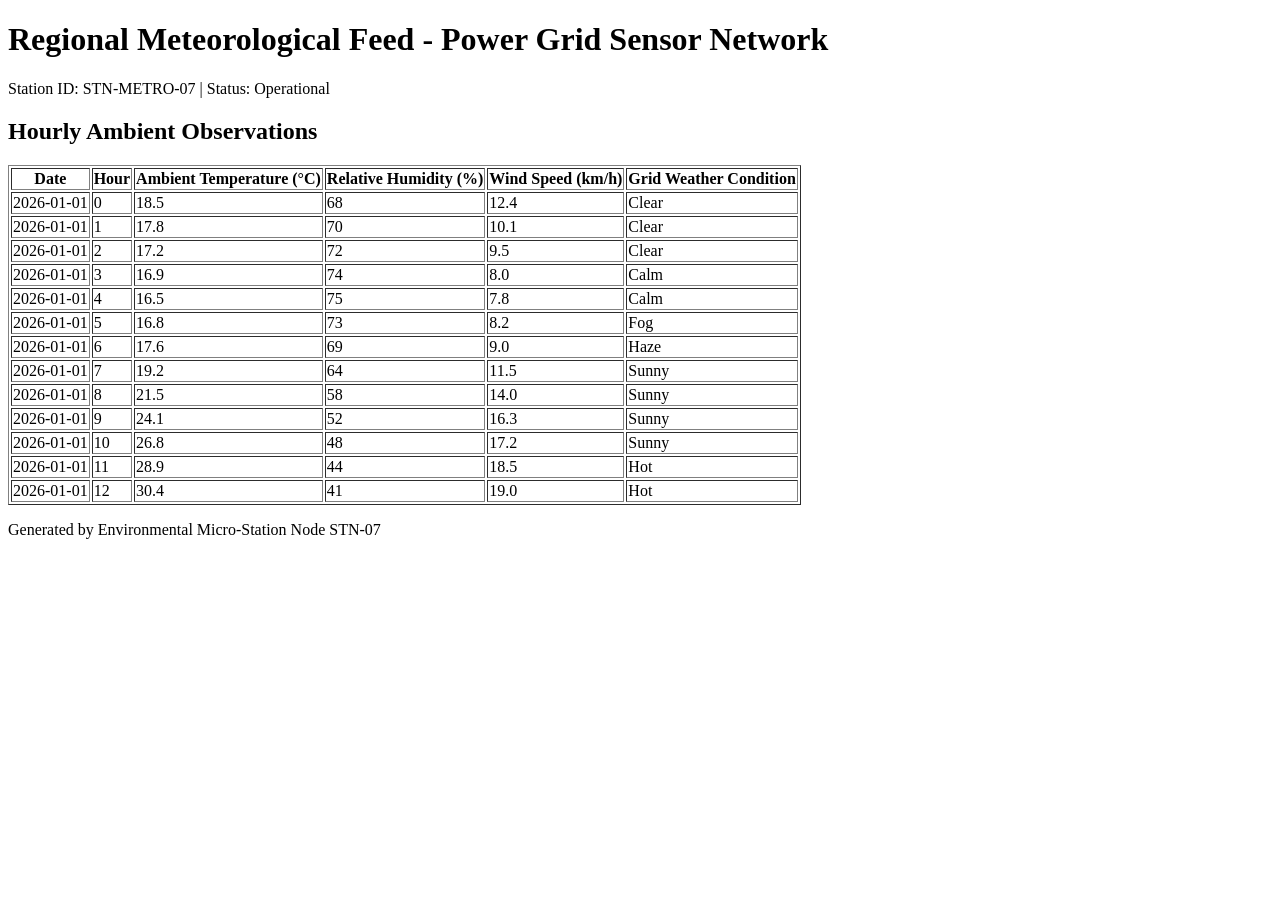
<file: data/sample_weather.html>
<!DOCTYPE html>
<html lang="en">
<head>
    <meta charset="UTF-8">
    <title>Regional Weather Station Station 07 - Feed</title>
</head>
<body>
    <header>
        <h1>Regional Meteorological Feed - Power Grid Sensor Network</h1>
        <p>Station ID: STN-METRO-07 | Status: Operational</p>
    </header>

    <main>
        <section id="weather-summary">
            <h2>Hourly Ambient Observations</h2>
            <table class="weather-table" border="1">
                <thead>
                    <tr>
                        <th>Date</th>
                        <th>Hour</th>
                        <th>Ambient Temperature (°C)</th>
                        <th>Relative Humidity (%)</th>
                        <th>Wind Speed (km/h)</th>
                        <th>Grid Weather Condition</th>
                    </tr>
                </thead>
                <tbody>
                    <tr class="observation-row">
                        <td class="obs-date">2026-01-01</td>
                        <td class="obs-hour">0</td>
                        <td class="obs-temp">18.5</td>
                        <td class="obs-humidity">68</td>
                        <td class="obs-wind">12.4</td>
                        <td class="obs-condition">Clear</td>
                    </tr>
                    <tr class="observation-row">
                        <td class="obs-date">2026-01-01</td>
                        <td class="obs-hour">1</td>
                        <td class="obs-temp">17.8</td>
                        <td class="obs-humidity">70</td>
                        <td class="obs-wind">10.1</td>
                        <td class="obs-condition">Clear</td>
                    </tr>
                    <tr class="observation-row">
                        <td class="obs-date">2026-01-01</td>
                        <td class="obs-hour">2</td>
                        <td class="obs-temp">17.2</td>
                        <td class="obs-humidity">72</td>
                        <td class="obs-wind">9.5</td>
                        <td class="obs-condition">Clear</td>
                    </tr>
                    <tr class="observation-row">
                        <td class="obs-date">2026-01-01</td>
                        <td class="obs-hour">3</td>
                        <td class="obs-temp">16.9</td>
                        <td class="obs-humidity">74</td>
                        <td class="obs-wind">8.0</td>
                        <td class="obs-condition">Calm</td>
                    </tr>
                    <tr class="observation-row">
                        <td class="obs-date">2026-01-01</td>
                        <td class="obs-hour">4</td>
                        <td class="obs-temp">16.5</td>
                        <td class="obs-humidity">75</td>
                        <td class="obs-wind">7.8</td>
                        <td class="obs-condition">Calm</td>
                    </tr>
                    <tr class="observation-row">
                        <td class="obs-date">2026-01-01</td>
                        <td class="obs-hour">5</td>
                        <td class="obs-temp">16.8</td>
                        <td class="obs-humidity">73</td>
                        <td class="obs-wind">8.2</td>
                        <td class="obs-condition">Fog</td>
                    </tr>
                    <tr class="observation-row">
                        <td class="obs-date">2026-01-01</td>
                        <td class="obs-hour">6</td>
                        <td class="obs-temp">17.6</td>
                        <td class="obs-humidity">69</td>
                        <td class="obs-wind">9.0</td>
                        <td class="obs-condition">Haze</td>
                    </tr>
                    <tr class="observation-row">
                        <td class="obs-date">2026-01-01</td>
                        <td class="obs-hour">7</td>
                        <td class="obs-temp">19.2</td>
                        <td class="obs-humidity">64</td>
                        <td class="obs-wind">11.5</td>
                        <td class="obs-condition">Sunny</td>
                    </tr>
                    <tr class="observation-row">
                        <td class="obs-date">2026-01-01</td>
                        <td class="obs-hour">8</td>
                        <td class="obs-temp">21.5</td>
                        <td class="obs-humidity">58</td>
                        <td class="obs-wind">14.0</td>
                        <td class="obs-condition">Sunny</td>
                    </tr>
                    <tr class="observation-row">
                        <td class="obs-date">2026-01-01</td>
                        <td class="obs-hour">9</td>
                        <td class="obs-temp">24.1</td>
                        <td class="obs-humidity">52</td>
                        <td class="obs-wind">16.3</td>
                        <td class="obs-condition">Sunny</td>
                    </tr>
                    <tr class="observation-row">
                        <td class="obs-date">2026-01-01</td>
                        <td class="obs-hour">10</td>
                        <td class="obs-temp">26.8</td>
                        <td class="obs-humidity">48</td>
                        <td class="obs-wind">17.2</td>
                        <td class="obs-condition">Sunny</td>
                    </tr>
                    <tr class="observation-row">
                        <td class="obs-date">2026-01-01</td>
                        <td class="obs-hour">11</td>
                        <td class="obs-temp">28.9</td>
                        <td class="obs-humidity">44</td>
                        <td class="obs-wind">18.5</td>
                        <td class="obs-condition">Hot</td>
                    </tr>
                    <tr class="observation-row">
                        <td class="obs-date">2026-01-01</td>
                        <td class="obs-hour">12</td>
                        <td class="obs-temp">30.4</td>
                        <td class="obs-humidity">41</td>
                        <td class="obs-wind">19.0</td>
                        <td class="obs-condition">Hot</td>
                    </tr>
                </tbody>
            </table>
        </section>
    </main>
    <footer>
        <p>Generated by Environmental Micro-Station Node STN-07</p>
    </footer>
</body>
</html>
</file>
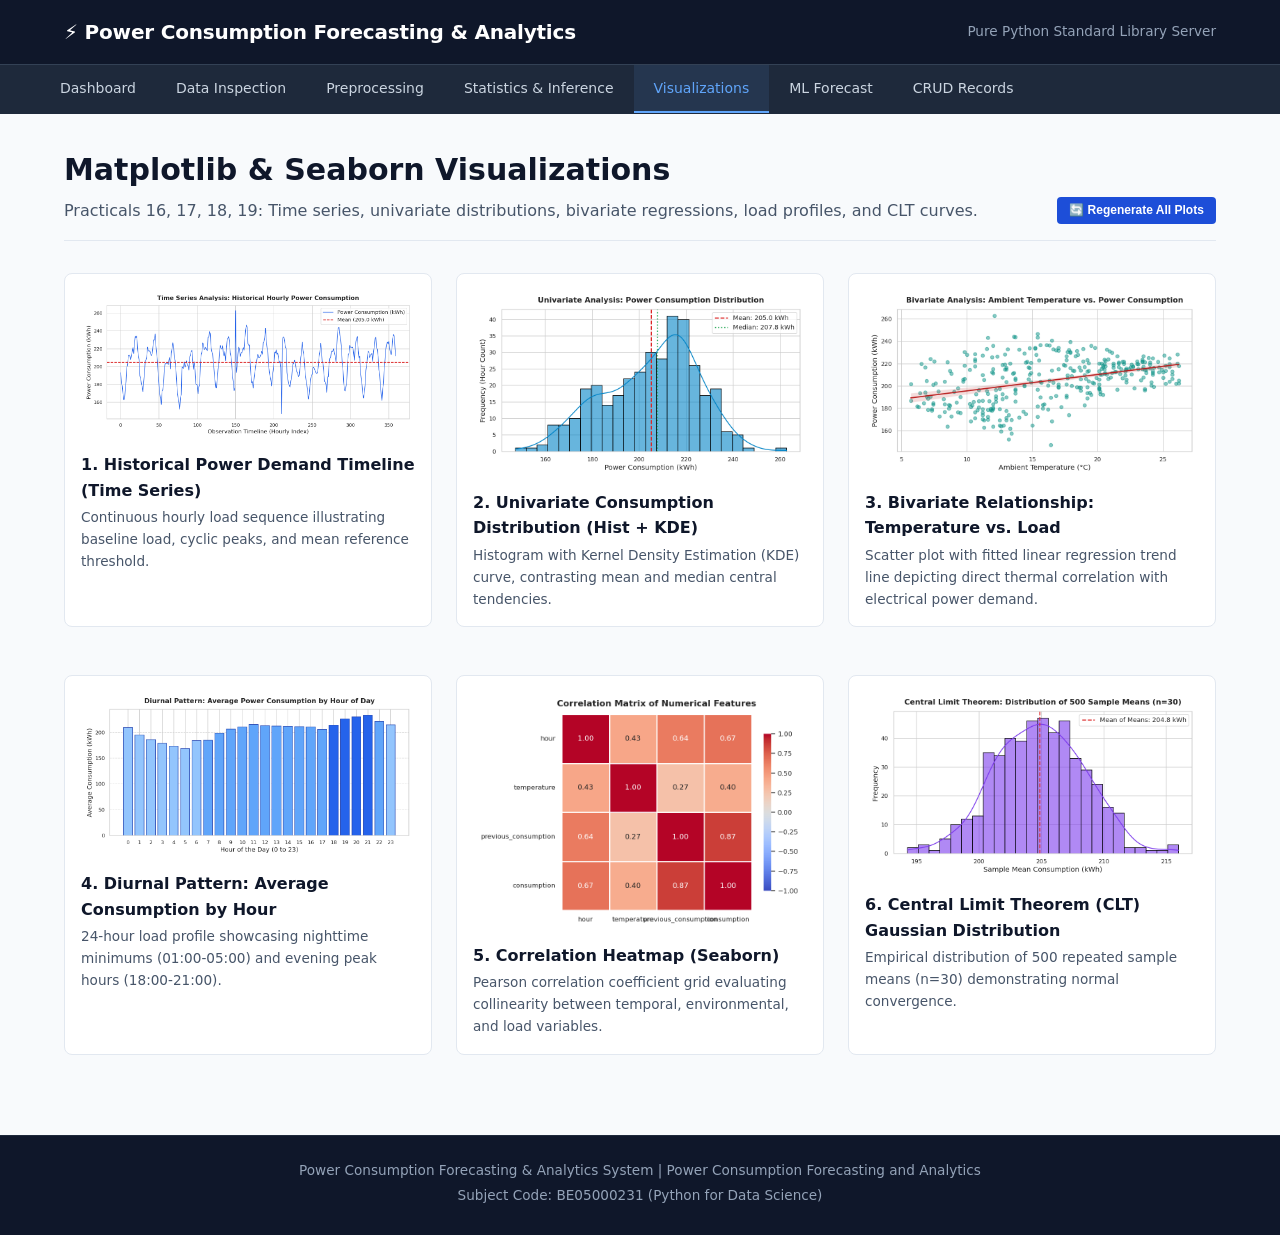
<file: templates/visualizations.html>
<!DOCTYPE html>
<html lang="en">
<head>
    <meta charset="UTF-8">
    <meta name="viewport" content="width=device-width, initial-scale=1.0">
    <title>Visualizations - Power Analytics</title>
    <link rel="stylesheet" href="/static/style.css">
</head>
<body>
    <header class="app-header">
        <div class="header-top">
            <a href="/" class="brand-title">
                ⚡ Power Consumption Forecasting & Analytics
            </a>
            <div style="font-size: 0.85rem; color: #94a3b8;">
                Pure Python Standard Library Server
            </div>
        </div>
        <nav class="main-nav">
            <div class="nav-container">
                <a href="/" class="nav-link">Dashboard</a>
                <a href="/data" class="nav-link">Data Inspection</a>
                <a href="/preprocessing" class="nav-link">Preprocessing</a>
                <a href="/statistics" class="nav-link">Statistics & Inference</a>
                <a href="/visualizations" class="nav-link active">Visualizations</a>
                <a href="/forecast" class="nav-link">ML Forecast</a>
                <a href="/records" class="nav-link">CRUD Records</a>
            </div>
        </nav>
    </header>

    <main class="main-content">
        <div class="page-header" style="display: flex; justify-content: space-between; align-items: flex-end; flex-wrap: wrap; gap: 1rem;">
            <div>
                <h1>Matplotlib & Seaborn Visualizations</h1>
                <p>Practicals 16, 17, 18, 19: Time series, univariate distributions, bivariate regressions, load profiles, and CLT curves.</p>
            </div>
            <button class="btn btn-primary btn-sm" id="btn-regen" onclick="regeneratePlots()">
                🔄 Regenerate All Plots
            </button>
        </div>

        <div id="regen-alert" class="alert alert-info" style="display: none;"></div>

        <!-- 2-column Grid of Plots -->
        <div class="grid-2">
            <!-- 1. Time Series Plot -->
            <div class="plot-container">
                <img id="img-p1" src="/static/plots/consumption_time_series.png" alt="Consumption Time Series" onerror="this.src='/static/plots/placeholder.png';">
                <div class="plot-meta">
                    <h3>1. Historical Power Demand Timeline (Time Series)</h3>
                    <p>Continuous hourly load sequence illustrating baseline load, cyclic peaks, and mean reference threshold.</p>
                </div>
            </div>

            <!-- 2. Univariate Distribution -->
            <div class="plot-container">
                <img id="img-p2" src="/static/plots/consumption_distribution.png" alt="Consumption Distribution" onerror="this.src='/static/plots/placeholder.png';">
                <div class="plot-meta">
                    <h3>2. Univariate Consumption Distribution (Hist + KDE)</h3>
                    <p>Histogram with Kernel Density Estimation (KDE) curve, contrasting mean and median central tendencies.</p>
                </div>
            </div>

            <!-- 3. Bivariate Temperature vs Consumption -->
            <div class="plot-container">
                <img id="img-p3" src="/static/plots/temperature_vs_consumption.png" alt="Temperature vs Consumption" onerror="this.src='/static/plots/placeholder.png';">
                <div class="plot-meta">
                    <h3>3. Bivariate Relationship: Temperature vs. Load</h3>
                    <p>Scatter plot with fitted linear regression trend line depicting direct thermal correlation with electrical power demand.</p>
                </div>
            </div>

            <!-- 4. Diurnal 24-Hour Load Profile -->
            <div class="plot-container">
                <img id="img-p4" src="/static/plots/hourly_consumption_pattern.png" alt="Hourly Consumption Pattern" onerror="this.src='/static/plots/placeholder.png';">
                <div class="plot-meta">
                    <h3>4. Diurnal Pattern: Average Consumption by Hour</h3>
                    <p>24-hour load profile showcasing nighttime minimums (01:00-05:00) and evening peak hours (18:00-21:00).</p>
                </div>
            </div>

            <!-- 5. Correlation Heatmap -->
            <div class="plot-container">
                <img id="img-p5" src="/static/plots/correlation_heatmap.png" alt="Correlation Matrix Heatmap" onerror="this.src='/static/plots/placeholder.png';">
                <div class="plot-meta">
                    <h3>5. Correlation Heatmap (Seaborn)</h3>
                    <p>Pearson correlation coefficient grid evaluating collinearity between temporal, environmental, and load variables.</p>
                </div>
            </div>

            <!-- 6. Central Limit Theorem Sampling Curve -->
            <div class="plot-container">
                <img id="img-p6" src="/static/plots/clt_sampling_distribution.png" alt="CLT Sampling Distribution" onerror="this.src='/static/plots/placeholder.png';">
                <div class="plot-meta">
                    <h3>6. Central Limit Theorem (CLT) Gaussian Distribution</h3>
                    <p>Empirical distribution of 500 repeated sample means (n=30) demonstrating normal convergence.</p>
                </div>
            </div>
        </div>
    </main>

    <footer class="app-footer">
        <p>Power Consumption Forecasting & Analytics System | Power Consumption Forecasting and Analytics</p>
        <p>Subject Code: BE05000231 (Python for Data Science)</p>
    </footer>

    <script>
        function regeneratePlots() {
            const btn = document.getElementById('btn-regen');
            const alertBox = document.getElementById('regen-alert');
            btn.disabled = true;
            btn.innerText = 'Rendering plots in Matplotlib...';
            alertBox.style.display = 'block';
            alertBox.className = 'alert alert-info';
            alertBox.innerText = 'Executing Matplotlib and Seaborn plotting engine...';

            fetch('/api/generate-plots', { method: 'POST' })
                .then(res => res.json())
                .then(data => {
                    btn.disabled = false;
                    btn.innerText = '🔄 Regenerate All Plots';
                    if (data.success) {
                        alertBox.className = 'alert alert-success';
                        alertBox.innerText = 'Successfully regenerated and saved all 6 figures to static/plots/.';
                        
                        // Force image reload with timestamp cache-buster
                        const t = new Date().getTime();
                        ['img-p1', 'img-p2', 'img-p3', 'img-p4', 'img-p5', 'img-p6'].forEach(id => {
                            const img = document.getElementById(id);
                            if (img) {
                                const base = img.src.split('?')[0];
                                img.src = base + '?t=' + t;
                            }
                        });
                    } else {
                        alertBox.className = 'alert alert-danger';
                        alertBox.innerText = 'Plot generation failed: ' + data.error;
                    }
                })
                .catch(err => {
                    btn.disabled = false;
                    btn.innerText = '🔄 Regenerate All Plots';
                    alertBox.className = 'alert alert-danger';
                    alertBox.innerText = 'Request error: ' + err;
                });
        }
    </script>
</body>
</html>
</file>
<file: static/style.css>
/* 
  Power Consumption Forecasting and Analytics System
  Clean, Accessible, Pure CSS Stylesheet
*/

:root {
  --bg-color: #f8fafc;
  --surface-color: #ffffff;
  --text-main: #0f172a;
  --text-muted: #475569;
  --border-color: #e2e8f0;
  --border-focus: #3b82f6;
  --primary: #1d4ed8;
  --primary-hover: #1e40af;
  --primary-subtle: #eff6ff;
  --accent: #0284c7;
  --success: #15803d;
  --success-bg: #f0fdf4;
  --warning: #b45309;
  --warning-bg: #fffbeb;
  --danger: #b91c1c;
  --danger-bg: #fef2f2;
  --font-sans: system-ui, -apple-system, BlinkMacSystemFont, "Segoe UI", Roboto, Oxygen, Ubuntu, Cantarell, sans-serif;
  --font-mono: ui-monospace, SFMono-Regular, Menlo, Monaco, Consolas, "Liberation Mono", monospace;
  --radius-sm: 4px;
  --radius-md: 8px;
  --radius-lg: 12px;
  --shadow-sm: 0 1px 2px 0 rgba(0, 0, 0, 0.05);
  --shadow-md: 0 4px 6px -1px rgba(0, 0, 0, 0.08), 0 2px 4px -2px rgba(0, 0, 0, 0.06);
}

*, *::before, *::after {
  box-sizing: border-box;
  margin: 0;
  padding: 0;
}

body {
  font-family: var(--font-sans);
  background-color: var(--bg-color);
  color: var(--text-main);
  line-height: 1.6;
  min-height: 100vh;
  display: flex;
  flex-direction: column;
}

/* Header & Navigation Bar */
header.app-header {
  background-color: #0f172a;
  color: #ffffff;
  border-bottom: 1px solid #1e293b;
  position: sticky;
  top: 0;
  z-index: 50;
}

.header-top {
  max-width: 1200px;
  margin: 0 auto;
  padding: 1rem 1.5rem;
  display: flex;
  justify-content: space-between;
  align-items: center;
  flex-wrap: wrap;
  gap: 0.75rem;
}

.brand-title {
  font-size: 1.25rem;
  font-weight: 700;
  letter-spacing: -0.01em;
  color: #ffffff;
  text-decoration: none;
  display: flex;
  align-items: center;
  gap: 0.5rem;
}

.brand-badge {
  font-size: 0.75rem;
  background-color: #1e3a8a;
  color: #bfdbfe;
  padding: 0.2rem 0.6rem;
  border-radius: var(--radius-sm);
  font-weight: 600;
}

nav.main-nav {
  background-color: #1e293b;
  border-top: 1px solid #334155;
}

.nav-container {
  max-width: 1200px;
  margin: 0 auto;
  display: flex;
  overflow-x: auto;
  white-space: nowrap;
}

.nav-link {
  color: #cbd5e1;
  text-decoration: none;
  padding: 0.75rem 1.25rem;
  font-size: 0.875rem;
  font-weight: 500;
  border-bottom: 2px solid transparent;
  transition: all 0.15s ease-in-out;
}

.nav-link:hover {
  color: #ffffff;
  background-color: #334155;
}

.nav-link.active {
  color: #60a5fa;
  border-bottom-color: #60a5fa;
  background-color: rgba(96, 165, 250, 0.1);
}

/* Layout Containers */
main.main-content {
  flex: 1;
  max-width: 1200px;
  width: 100%;
  margin: 0 auto;
  padding: 2rem 1.5rem;
}

.page-header {
  margin-bottom: 2rem;
  padding-bottom: 1rem;
  border-bottom: 1px solid var(--border-color);
}

.page-header h1 {
  font-size: 1.875rem;
  font-weight: 700;
  color: var(--text-main);
  margin-bottom: 0.25rem;
}

.page-header p {
  color: var(--text-muted);
  font-size: 1rem;
}

/* Cards & Grid System */
.grid-2 {
  display: grid;
  grid-template-columns: repeat(auto-fit, minmax(300px, 1fr));
  gap: 1.5rem;
  margin-bottom: 1.5rem;
}

.grid-3 {
  display: grid;
  grid-template-columns: repeat(auto-fit, minmax(260px, 1fr));
  gap: 1.25rem;
  margin-bottom: 1.5rem;
}

.grid-4 {
  display: grid;
  grid-template-columns: repeat(auto-fit, minmax(220px, 1fr));
  gap: 1rem;
  margin-bottom: 1.5rem;
}

.card {
  background-color: var(--surface-color);
  border: 1px solid var(--border-color);
  border-radius: var(--radius-md);
  padding: 1.25rem;
  box-shadow: var(--shadow-sm);
}

.card-title {
  font-size: 1.1rem;
  font-weight: 600;
  color: var(--text-main);
  margin-bottom: 0.75rem;
  display: flex;
  align-items: center;
  justify-content: space-between;
}

/* Metric Display Blocks */
.metric-box {
  background-color: var(--surface-color);
  border: 1px solid var(--border-color);
  border-radius: var(--radius-md);
  padding: 1.25rem;
  box-shadow: var(--shadow-sm);
}

.metric-label {
  font-size: 0.8rem;
  font-weight: 600;
  text-transform: uppercase;
  letter-spacing: 0.04em;
  color: var(--text-muted);
  margin-bottom: 0.25rem;
}

.metric-value {
  font-size: 1.75rem;
  font-weight: 700;
  color: var(--primary);
  line-height: 1.2;
}

.metric-sub {
  font-size: 0.8rem;
  color: var(--text-muted);
  margin-top: 0.25rem;
}

/* Tables */
.table-responsive {
  overflow-x: auto;
  border: 1px solid var(--border-color);
  border-radius: var(--radius-md);
  background-color: var(--surface-color);
  margin-bottom: 1.5rem;
}

table.data-table {
  width: 100%;
  border-collapse: collapse;
  text-align: left;
  font-size: 0.875rem;
}

table.data-table th {
  background-color: #f1f5f9;
  color: var(--text-main);
  font-weight: 600;
  padding: 0.75rem 1rem;
  border-bottom: 1px solid var(--border-color);
  white-space: nowrap;
}

table.data-table td {
  padding: 0.75rem 1rem;
  border-bottom: 1px solid var(--border-color);
  color: var(--text-muted);
}

table.data-table tr:hover td {
  background-color: #f8fafc;
}

/* Forms & Inputs */
.form-group {
  margin-bottom: 1.25rem;
}

label.form-label {
  display: block;
  font-size: 0.875rem;
  font-weight: 600;
  color: var(--text-main);
  margin-bottom: 0.35rem;
}

input.form-control, select.form-control, textarea.form-control {
  width: 100%;
  padding: 0.65rem 0.85rem;
  font-size: 0.9rem;
  font-family: inherit;
  color: var(--text-main);
  background-color: #ffffff;
  border: 1px solid var(--border-color);
  border-radius: var(--radius-sm);
  transition: border-color 0.15s ease-in-out;
}

input.form-control:focus, select.form-control:focus, textarea.form-control:focus {
  outline: none;
  border-color: var(--border-focus);
  box-shadow: 0 0 0 3px rgba(59, 130, 246, 0.15);
}

.help-text {
  font-size: 0.75rem;
  color: var(--text-muted);
  margin-top: 0.25rem;
}

/* Buttons */
.btn {
  display: inline-flex;
  align-items: center;
  justify-content: center;
  font-size: 0.875rem;
  font-weight: 600;
  padding: 0.6rem 1.2rem;
  border-radius: var(--radius-sm);
  border: 1px solid transparent;
  cursor: pointer;
  text-decoration: none;
  transition: background-color 0.15s ease-in-out;
}

.btn-primary {
  background-color: var(--primary);
  color: #ffffff;
}

.btn-primary:hover {
  background-color: var(--primary-hover);
}

.btn-secondary {
  background-color: #f1f5f9;
  color: var(--text-main);
  border-color: var(--border-color);
}

.btn-secondary:hover {
  background-color: #e2e8f0;
}

.btn-danger {
  background-color: var(--danger);
  color: #ffffff;
}

.btn-danger:hover {
  background-color: #991b1b;
}

.btn-sm {
  padding: 0.35rem 0.7rem;
  font-size: 0.75rem;
}

/* Alerts and Notices */
.alert {
  padding: 1rem 1.25rem;
  border-radius: var(--radius-md);
  margin-bottom: 1.5rem;
  font-size: 0.9rem;
  border: 1px solid transparent;
}

.alert-info {
  background-color: #eff6ff;
  border-color: #bfdbfe;
  color: #1e40af;
}

.alert-success {
  background-color: var(--success-bg);
  border-color: #bbf7d0;
  color: var(--success);
}

.alert-warning {
  background-color: var(--warning-bg);
  border-color: #fde68a;
  color: var(--warning);
}

.alert-danger {
  background-color: var(--danger-bg);
  border-color: #fecaca;
  color: var(--danger);
}

/* Visualizations Gallery */
.plot-container {
  background-color: var(--surface-color);
  border: 1px solid var(--border-color);
  border-radius: var(--radius-md);
  padding: 1rem;
  margin-bottom: 1.5rem;
}

.plot-container img {
  width: 100%;
  height: auto;
  border-radius: var(--radius-sm);
  display: block;
}

.plot-meta {
  padding-top: 0.75rem;
}

.plot-meta h3 {
  font-size: 1rem;
  font-weight: 600;
  margin-bottom: 0.25rem;
}

.plot-meta p {
  font-size: 0.85rem;
  color: var(--text-muted);
}

/* Pipeline Flow Ribbon */
.pipeline-ribbon {
  display: flex;
  overflow-x: auto;
  gap: 0.5rem;
  padding: 0.75rem 0;
  margin-bottom: 1.5rem;
}

.pipeline-step {
  background-color: var(--surface-color);
  border: 1px solid var(--border-color);
  border-radius: var(--radius-sm);
  padding: 0.5rem 0.85rem;
  font-size: 0.8rem;
  font-weight: 600;
  white-space: nowrap;
  display: flex;
  align-items: center;
  gap: 0.4rem;
}

.pipeline-step.completed {
  border-color: #86efac;
  background-color: #f0fdf4;
  color: #166534;
}

.pipeline-arrow {
  color: #94a3b8;
  font-weight: bold;
}

/* Monospace Code & Logs Display */
pre.log-display {
  background-color: #0f172a;
  color: #f8fafc;
  font-family: var(--font-mono);
  font-size: 0.8rem;
  padding: 1rem;
  border-radius: var(--radius-md);
  overflow-x: auto;
  max-height: 350px;
  white-space: pre-wrap;
  line-height: 1.5;
}

/* Footer */
footer.app-footer {
  margin-top: auto;
  background-color: #0f172a;
  color: #94a3b8;
  padding: 1.5rem;
  font-size: 0.85rem;
  border-top: 1px solid #1e293b;
  text-align: center;
}

footer.app-footer p {
  margin-bottom: 0.25rem;
}
</file>
